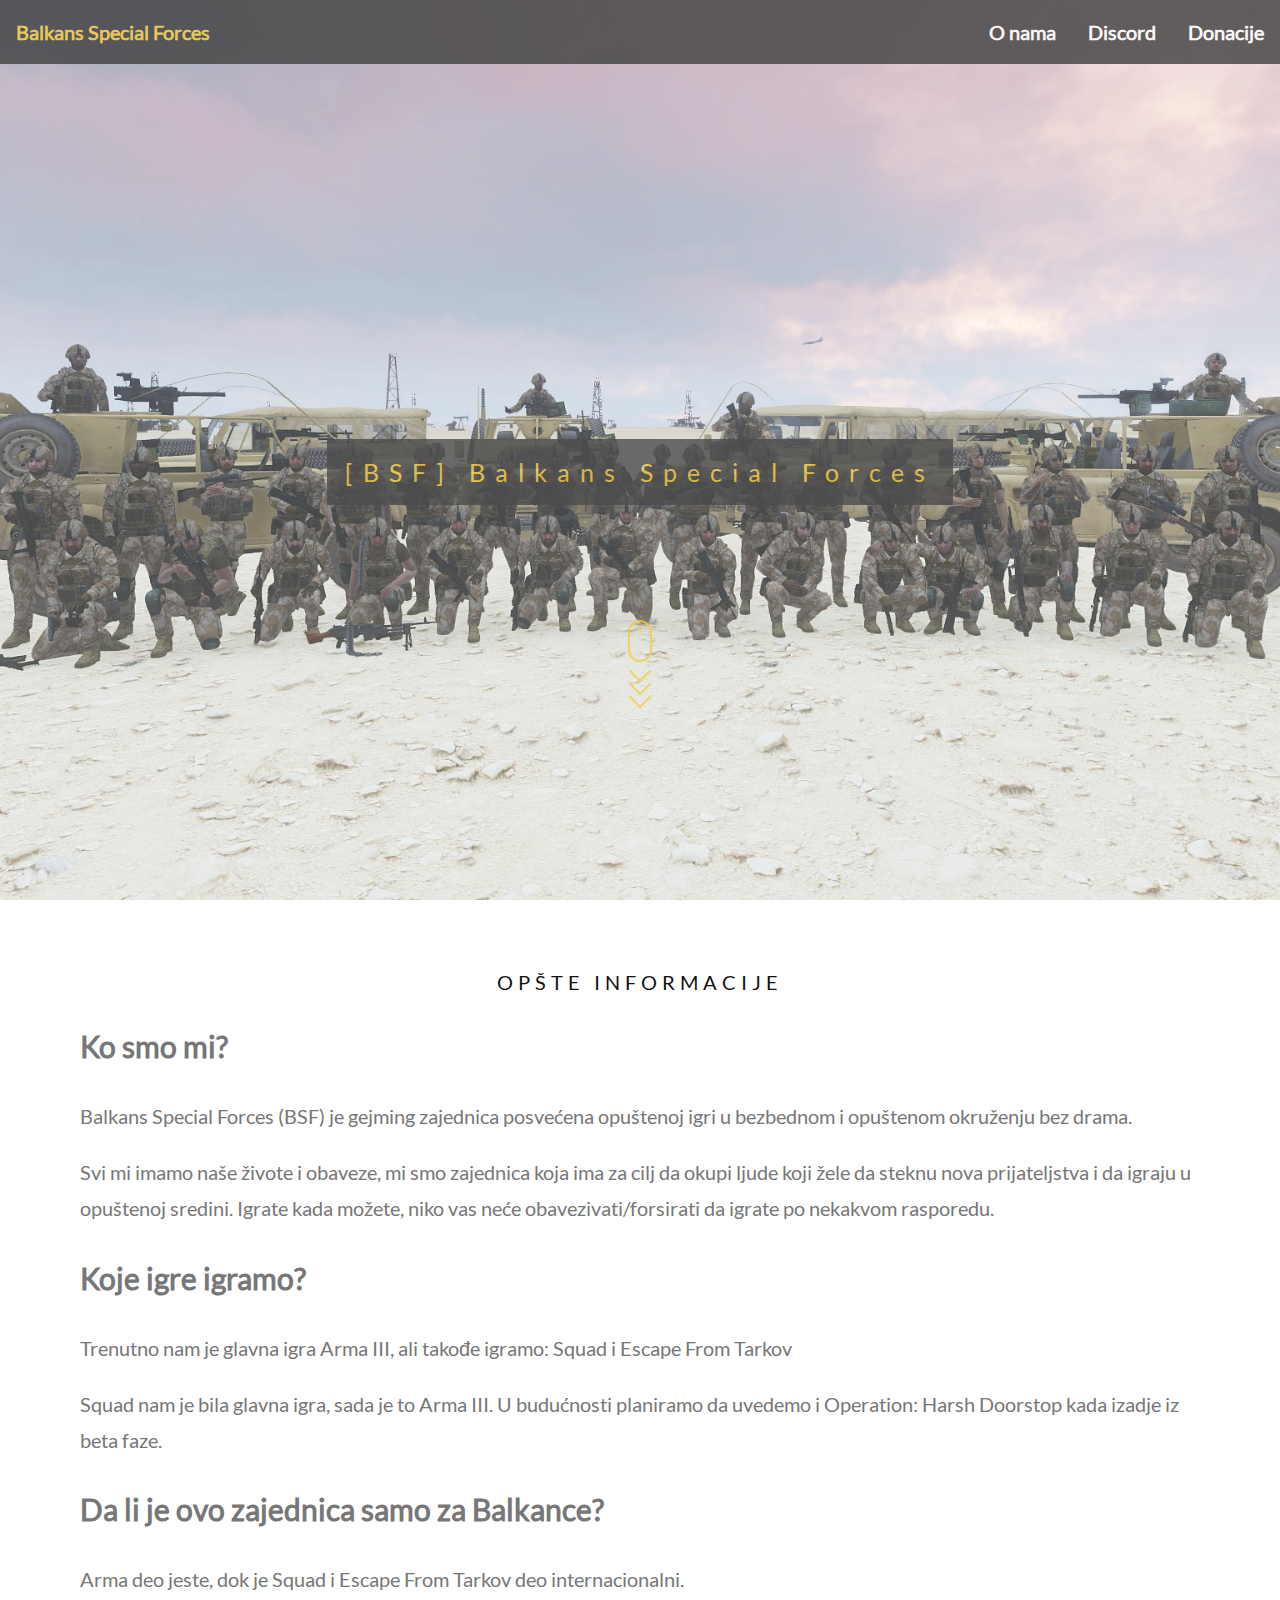
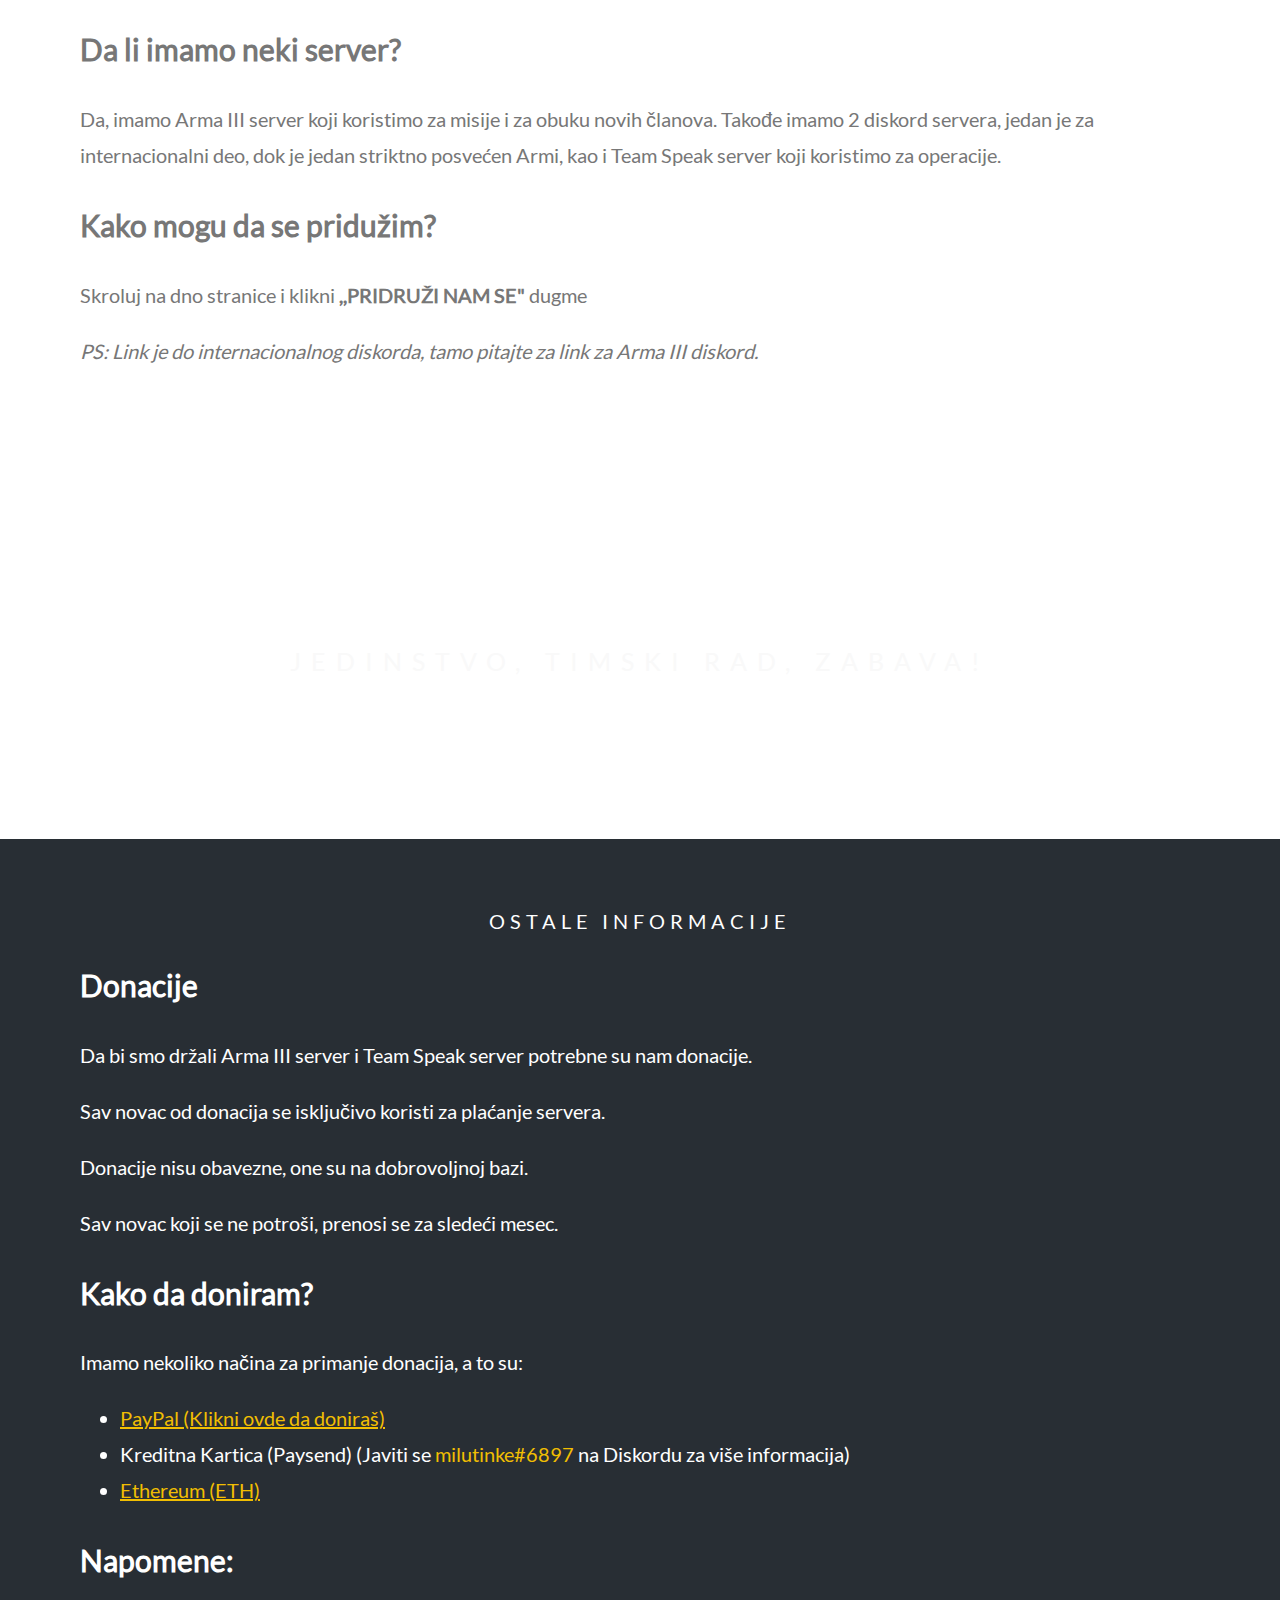
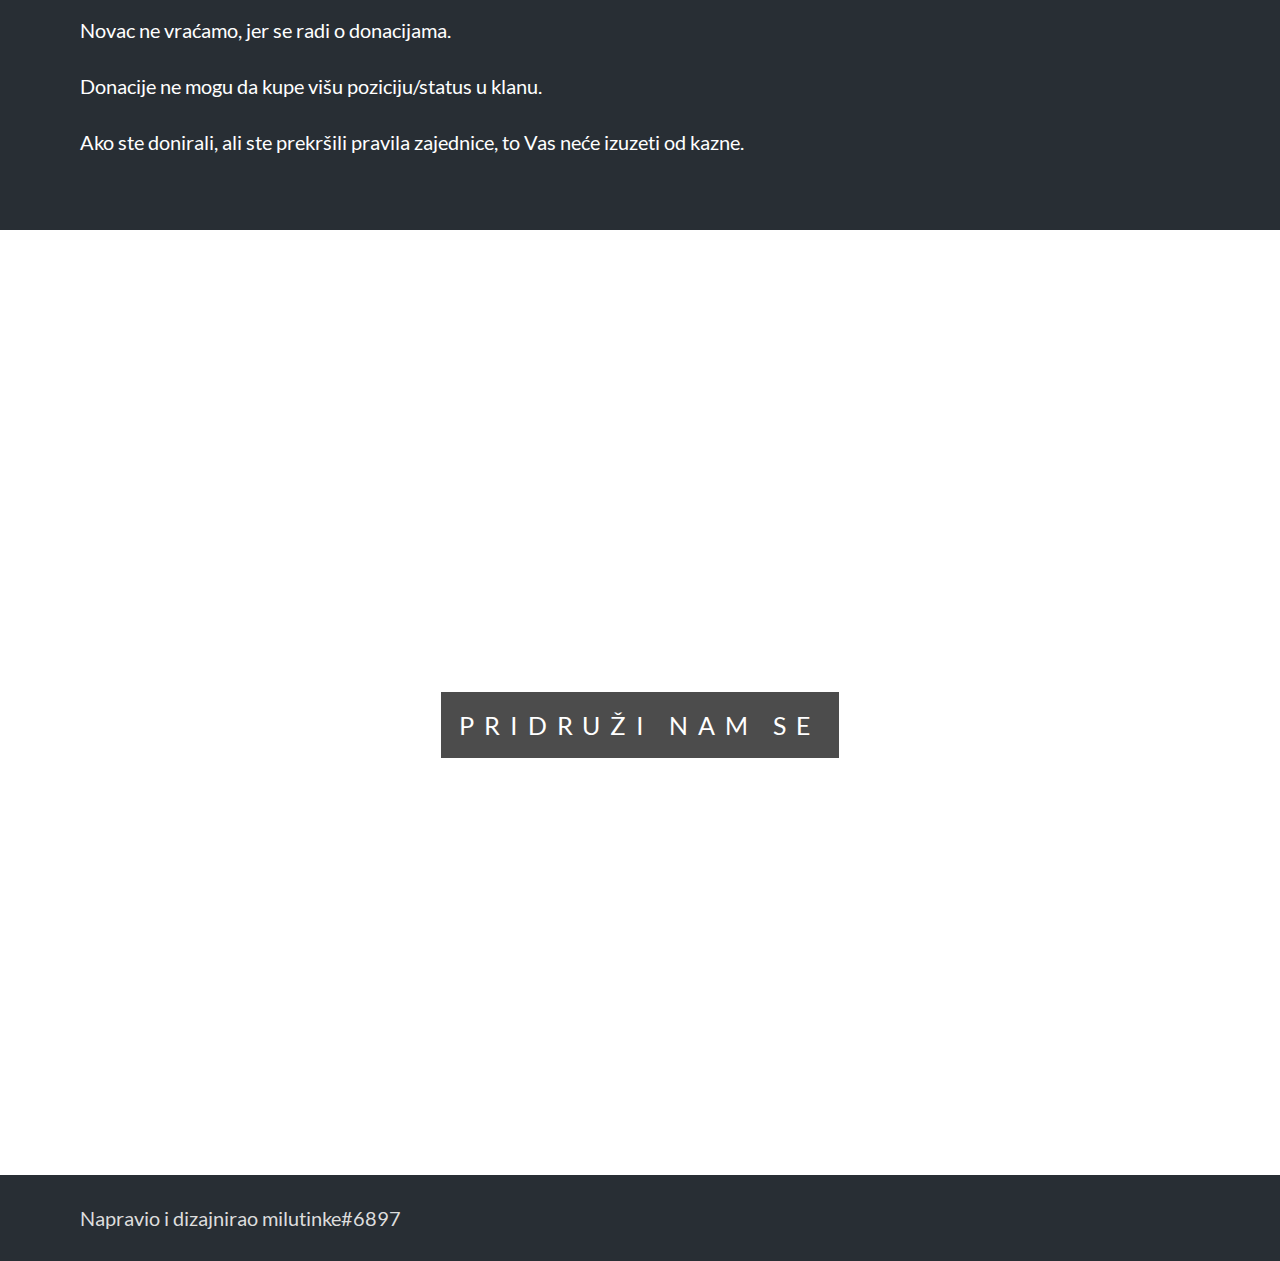
<file: index.html>
<!DOCTYPE html>
<html lang="sr">

<head>
	<meta name="viewport" content="width=device-width, initial-scale=1" />
	<link rel="stylesheet" type="text/css" href="style.css" />
	<style>
		.background-image-1,
		.background-image-2,
		.background-image-3,
		.background-image-4 {
			position: relative;
			opacity: 0.75;
			background-attachment: fixed;
			background-position: center;
			background-repeat: no-repeat;
			background-size: cover;
		}

		.background-image-1 {
			background-image: url('1.png');
			min-height: 100%;
		}

		.background-image-2 {
			background-image: url('2.png');
			min-height: 400px;
		}

		.background-image-3 {
			background-image: url('3.png');
			min-height: 400px;
		}

		.background-image-4 {
			background-image: url('4.png');
			min-height: 105%;
		}

		.caption {
			position: absolute;
			left: 0;
			top: 50%;
			width: 100%;
			text-align: center;
			color: #000;
		}

		.caption span.border {
			background-color: #111;
			color: #fff;
			padding: 18px;
			font-size: 25px;
			letter-spacing: 10px;
		}

		.caption span.border a,
		.caption span.border a:visited {
			color: #fff;
			text-decoration: none;
		}

		.caption span.border a:hover {
			color: #f1be02;
		}

		@media only screen and (max-device-width: 1024px) {

			.background-image-1,
			.background-image-2,
			.background-image-3,
			.background-image-4 {
				background-attachment: scroll;
			}
		}

		.mouse-scroll {
			display: block;
			margin: 0 auto;
			width: 24px;
			height: 100px;
			margin-top: 125px;
		}

		.mouse-scroll-arrows {
			display: block;
			width: 5px;
			height: 5px;
			-ms-transform: rotate(45deg);
			/* IE 9 */
			-webkit-transform: rotate(45deg);
			/* Chrome, Safari, Opera */
			transform: rotate(45deg);

			border-right: 2px solid #f1be02;
			border-bottom: 2px solid #f1be02;
			margin: 0 0 3px 4px;

			width: 16px;
			height: 16px;
		}

		.one {
			margin-top: 1px;
		}

		.one,
		.two,
		.three {
			-webkit-animation: mouse-scroll 1s infinite;
			-moz-animation: mouse-scroll 1s infinite;
			animation: mouse-scroll 1s infinite;
		}

		.one {
			-webkit-animation-delay: 0.1s;
			-moz-animation-delay: 0.1s;
			-webkit-animation-direction: alternate;
			animation-direction: alternate;
			animation-delay: alternate;
		}

		.two {
			-webkit-animation-delay: 0.2s;
			-moz-animation-delay: 0.2s;
			-webkit-animation-direction: alternate;
			animation-delay: 0.2s;
			animation-direction: alternate;
			margin-top: -6px;
		}

		.three {
			-webkit-animation-delay: 0.3s;
			-moz-animation-delay: 0.3s;
			-webkit-animation-direction: alternate;
			animation-delay: 0.3s;
			animation-direction: alternate;
			margin-top: -6px;
		}

		.mouse {
			height: 42px;
			width: 24px;
			border-radius: 14px;
			transform: none;
			border: 2px solid #f1be02;
			top: 170px;
		}

		.wheel {
			height: 5px;
			width: 2px;
			display: block;
			margin: 5px auto;
			background: #f1be02;
			position: relative;

			height: 4px;
			width: 4px;
			border: 2px solid #f1be02;
			-webkit-border-radius: 8px;
			border-radius: 8px;
		}

		.wheel {
			-webkit-animation: mouse-wheel 0.6s linear infinite;
			-moz-animation: mouse-wheel 0.6s linear infinite;
			animation: mouse-wheel 0.6s linear infinite;
		}

		@-webkit-keyframes mouse-wheel {
			0% {
				opacity: 1;
				-webkit-transform: translateY(0);
				-ms-transform: translateY(0);
				transform: translateY(0);
			}

			100% {
				opacity: 0;
				-webkit-transform: translateY(6px);
				-ms-transform: translateY(6px);
				transform: translateY(6px);
			}
		}

		@-moz-keyframes mouse-wheel {
			0% {
				top: 1px;
			}

			25% {
				top: 2px;
			}

			50% {
				top: 3px;
			}

			75% {
				top: 2px;
			}

			100% {
				top: 1px;
			}
		}

		@-o-keyframes mouse-wheel {
			0% {
				top: 1px;
			}

			25% {
				top: 2px;
			}

			50% {
				top: 3px;
			}

			75% {
				top: 2px;
			}

			100% {
				top: 1px;
			}
		}

		@keyframes mouse-wheel {
			0% {
				top: 1px;
			}

			25% {
				top: 2px;
			}

			50% {
				top: 3px;
			}

			75% {
				top: 2px;
			}

			100% {
				top: 1px;
			}
		}

		@-webkit-keyframes mouse-scroll {
			0% {
				opacity: 0;
			}

			50% {
				opacity: 0.5;
			}

			100% {
				opacity: 1;
			}
		}

		@-moz-keyframes mouse-scroll {
			0% {
				opacity: 0;
			}

			50% {
				opacity: 0.5;
			}

			100% {
				opacity: 1;
			}
		}

		@-o-keyframes mouse-scroll {
			0% {
				opacity: 0;
			}

			50% {
				opacity: 0.5;
			}

			100% {
				opacity: 1;
			}
		}

		@keyframes mouse-scroll {
			0% {
				opacity: 0;
			}

			50% {
				opacity: 0.5;
			}

			100% {
				opacity: 1;
			}
		}
	</style>

	<meta charset="UTF-8" />

	<meta name="twitter:card" content="summary_large_image" />
	<meta name="twitter:title" content="[BSF] Balkans Special Forces" />
	<meta name="twitter:description"
		content="Balkans Special Forces (BSF) je gejming zajednica posvećena opuštenoj igri u bezbednom i opuštenom okruženju bez drama. Trenutno nam je glavna igra Arma III, ali takođe igramo: Squad i Escape From Tarkov." />
	<meta name="twitter:image" content="https://i.pics.rs/RRJxu.png" />
	<meta name="theme-color" content="#f1be02">
</head>

<body>
	<div class="background-image-1">
		<div class="topnav">
			<a class="nav-logo" href="index.html">Balkans Special Forces</a>
			<a class="nav-logo-mobile" href="index.html">BSF</a>
			<div class="topnav-right">
				<a href="#about">O nama</a>
				<a href="#discord">Discord</a>
				<a href="#donate">Donacije</a>
			</div>
		</div>

		<div class="caption" style="opacity: 0.80 !important">
			<span class="border"><span style="color: #f1be02 !important">[BSF] Balkans Special Forces</span></span>
			<div class="mouse-scroll">
				<div class="mouse">
					<div class="wheel"></div>
				</div>
				<div>
					<span class="mouse-scroll-arrows one"></span>
					<span class="mouse-scroll-arrows two"></span>
					<span class="mouse-scroll-arrows three"></span>
				</div>
			</div>
		</div>
	</div>

	<div id="about"
		style="color: #777; background-color: white; text-align: center; padding: 50px 80px; text-align: left">
		<h3 style="text-align: center">Opšte informacije</h3>
		<h2>Ko smo mi?</h2>
		<p>Balkans Special Forces (BSF) je gejming zajednica posvećena opuštenoj igri u bezbednom i opuštenom okruženju
			bez drama.</p>
		<p>
			Svi mi imamo naše živote i obaveze, mi smo zajednica koja ima za cilj da okupi ljude koji žele da steknu
			nova prijateljstva i da igraju u
			opuštenoj sredini. Igrate kada možete, niko vas neće obavezivati/forsirati da igrate po nekakvom rasporedu.
		</p>

		<h2>Koje igre igramo?</h2>
		<p>Trenutno nam je glavna igra Arma III, ali takođe igramo: Squad i Escape From Tarkov</p>
		<p>Squad nam je bila glavna igra, sada je to Arma III. U budućnosti planiramo da uvedemo i Operation: Harsh
			Doorstop kada izadje iz beta faze.</p>

		<h2>Da li je ovo zajednica samo za Balkance?</h2>
		<p>Arma deo jeste, dok je Squad i Escape From Tarkov deo internacionalni.</p>

		<h2>Da li imamo neki server?</h2>
		<p>
			Da, imamo Arma III server koji koristimo za misije i za obuku novih članova. Takođe imamo 2 diskord servera,
			jedan je za internacionalni deo,
			dok je jedan striktno posvećen Armi, kao i Team Speak server koji koristimo za operacije.
		</p>

		<h2>Kako mogu da se pridužim?</h2>
		<p>Skroluj na dno stranice i klikni <strong>,,PRIDRUŽI NAM SE"</strong> dugme</p>
		<p><em>PS: Link je do internacionalnog diskorda, tamo pitajte za link za Arma III diskord.</em></p>
	</div>

	<div class="background-image-2">
		<div class="caption">
			<span class="border" style="background-color: transparent; font-size: 25px; color: #f7f7f7">JEDINSTVO,
				TIMSKI RAD, ZABAVA!</span>
		</div>
	</div>

	<div style="position: relative">
		<div id="donate"
			style="color: #fff; background-color: #282e34; text-align: center; padding: 50px 80px; text-align: left">
			<h3 style="text-align: center; color: #fff">Ostale informacije</h3>
			<h2>Donacije</h2>
			<p>Da bi smo držali Arma III server i Team Speak server potrebne su nam donacije.</p>
			<p>Sav novac od donacija se isključivo koristi za plaćanje servera.</p>
			<p>Donacije nisu obavezne, one su na dobrovoljnoj bazi.</p>
			<p>Sav novac koji se ne potroši, prenosi se za sledeći mesec.</p>

			<h2>Kako da doniram?</h2>
			<p>
				Imamo nekoliko načina za primanje donacija, a to su:
			<ul class="dashed">
				<li><a href="donate.html">PayPal (Klikni ovde da doniraš)</a></li>
				<li>Kreditna Kartica (Paysend) (Javiti se <span style="color: #f1be02;">milutinke#6897</span> na
					Diskordu za više informacija)</li>
				<li><a href="https://etherscan.io/address/0xa8121Ee49A83f0541ca71D4B4cbEa3a0AEE70f7d">Ethereum (ETH)</a>
				</li>
			</ul>
			</p>

			<h2>Napomene:</h2>
			<p>Novac ne vraćamo, jer se radi o donacijama.</p>
			<p>Donacije ne mogu da kupe višu poziciju/status u klanu.</p>
			<p>Ako ste donirali, ali ste prekršili pravila zajednice, to Vas neće izuzeti od kazne.</p>
		</div>
	</div>

	<div id="discord" class="background-image-4">
		<div class="caption">
			<span class="border"><a href="http://discord.link/bsf">PRIDRUŽI NAM SE</a></span>
		</div>
	</div>

	<div style="position: relative">
		<div style="color: #ddd; background-color: #282e34; text-align: center; padding: 5px 80px; text-align: left">
			<p>Napravio i dizajnirao milutinke#6897</p>
		</div>
	</div>

	<script src="https://ajax.googleapis.com/ajax/libs/jquery/3.3.1/jquery.min.js"></script>
	<script>
		$(document).ready(function () {
			$('.mouse-scroll').on('click', function (event) {
				$('html, body').animate(
					{
						scrollTop: $('#about').offset().top,
					},
					800,
					function () {
						window.location.hash = '#about';
					}
				);
			});
		});
	</script>
</body>

</html>
</file>
<file: style.css>
@font-face {
    font-family: "Lato";
    src: url("Lato.ttf") format("truetype");
}

body,
html {
    scroll-behavior: smooth;
    height: 100%;
    margin: 0;
    font: 400 20px/1.8 "Lato", sans-serif;
    color: #777;
}

*,
*:before,
*:after {
    -moz-box-sizing: border-box;
    -webkit-box-sizing: border-box;
    box-sizing: border-box;
}

a {
    color: #f1be02;
}

a:visited {
    color: #f1be02;
}

h3 {
    letter-spacing: 5px;
    text-transform: uppercase;
    font: 20px "Lato", sans-serif;
    color: #111;
}

.topnav {
    background-color: #000;
    opacity: 0.8;
    overflow: hidden;
}

.topnav a {
    float: left;
    color: white;
    font-weight: bold;
    text-align: center;
    padding: 14px 16px;
    text-decoration: none;
    font-size: 20px;
}

.topnav a:hover {
    color: #f1be02;
}

.topnav-right {
    float: right;
}

.nav-logo-mobile {
    display: none;
}

.nav-logo {
    display: inline;
}

@media only screen and (max-device-width: 1024px) {
    .nav-logo-mobile {
        display: inline;
    }

    .nav-logo {
        display: none;
    }
}
</file>
